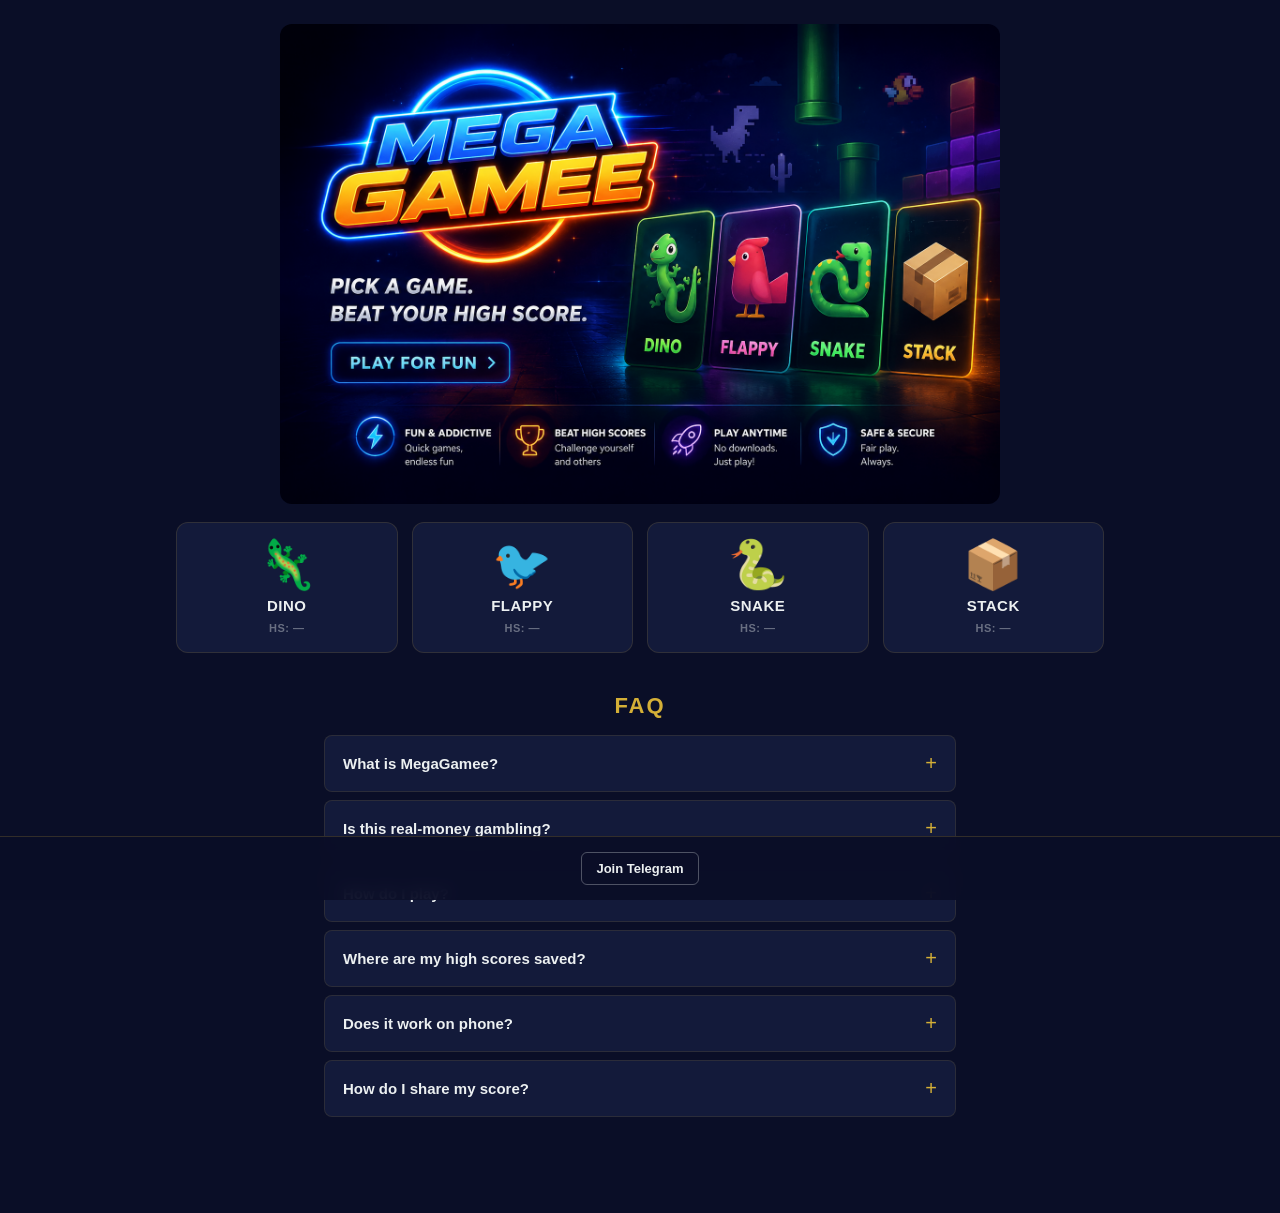
<file: index.html>
<!doctype html>
<html lang="en">
<head>
  <meta charset="utf-8" />
  <meta name="viewport" content="width=device-width, initial-scale=1, viewport-fit=cover" />
  <meta name="theme-color" content="#0a0e27" />
  <title>MegaGamee</title>
  <meta name="description" content="MegaGamee &mdash; play-for-fun mini-game arcade. Dino Runner, Flappy, Snake, Stack Tower." />
  <link rel="stylesheet" href="./style.css" />
  <script src="./shared/tracking.js" defer></script>
  <script src="./shared/header.js" defer></script>
  <script src="./shared/footer.js" defer></script>
</head>
<body data-hub-href="./">
  <main class="hub">
    <h1 class="brand-banner">
      <a href="#games" aria-label="Browse games">
        <img src="./assets/banner.png" alt="MegaGamee &mdash; pick a game, beat your high score" />
      </a>
    </h1>

    <div class="game-grid" id="games">
      <a href="./games/dino/" class="game-card" data-game="dino">
        <div class="emoji" aria-hidden="true">&#129422;</div>
        <div class="name">DINO</div>
        <div class="hs" data-hs-key="megagamee_dino_high_score">HS: &mdash;</div>
      </a>
      <a href="./games/flappy/" class="game-card" data-game="flappy">
        <div class="emoji" aria-hidden="true">&#128038;</div>
        <div class="name">FLAPPY</div>
        <div class="hs" data-hs-key="megagamee_flappy_high_score">HS: &mdash;</div>
      </a>
      <a href="./games/snake/" class="game-card" data-game="snake">
        <div class="emoji" aria-hidden="true">&#128013;</div>
        <div class="name">SNAKE</div>
        <div class="hs" data-hs-key="megagamee_snake_high_score">HS: &mdash;</div>
      </a>
      <a href="./games/stack/" class="game-card" data-game="stack">
        <div class="emoji" aria-hidden="true">&#128230;</div>
        <div class="name">STACK</div>
        <div class="hs" data-hs-key="megagamee_stack_high_score">HS: &mdash;</div>
      </a>
    </div>

    <section class="faq" aria-label="Frequently asked questions">
      <h2>FAQ</h2>

      <details class="faq-item">
        <summary>What is MegaGamee?</summary>
        <div class="faq-body">
          <p>MegaGamee is a free, play-for-fun mini-game arcade. Pick a game, beat your high score, share it on Telegram. Four games to start: Dino Runner, Flappy, Snake, and Stack Tower.</p>
        </div>
      </details>

      <details class="faq-item">
        <summary>Is this real-money gambling?</summary>
        <div class="faq-body">
          <p>No. There&rsquo;s nothing to buy, no deposits, no winnings. Every game is purely for fun &mdash; just you vs. your own high score.</p>
        </div>
      </details>

      <details class="faq-item">
        <summary>How do I play?</summary>
        <div class="faq-body">
          <p>Tap any game card above to launch it. Each game has its own quick controls shown on the start screen &mdash; tap or swipe on mobile, arrow keys or space on desktop.</p>
        </div>
      </details>

      <details class="faq-item">
        <summary>Where are my high scores saved?</summary>
        <div class="faq-body">
          <p>Locally in your browser. They persist between visits on the same device, but clearing your browser data will reset them. There&rsquo;s no account to sign up for.</p>
        </div>
      </details>

      <details class="faq-item">
        <summary>Does it work on phone?</summary>
        <div class="faq-body">
          <p>Yes &mdash; mobile-first. Every game is designed for portrait phone screens, with tap and swipe controls. Works in the Telegram in-app browser too.</p>
        </div>
      </details>

      <details class="faq-item">
        <summary>How do I share my score?</summary>
        <div class="faq-body">
          <p>For now: screenshot the game-over screen and post it in the Telegram channel (tap &ldquo;Join Telegram&rdquo; at the bottom). A built-in share button is on the roadmap.</p>
        </div>
      </details>
    </section>
  </main>

  <script>
    // Populate high scores from localStorage on each card.
    document.addEventListener('DOMContentLoaded', () => {
      document.querySelectorAll('[data-hs-key]').forEach((el) => {
        const key = el.getAttribute('data-hs-key');
        const v = localStorage.getItem(key);
        if (v && Number(v) > 0) {
          el.textContent = `HS: ${v}`;
        } else {
          el.classList.add('empty');
        }
      });
    });
  </script>
</body>
</html>
</file>
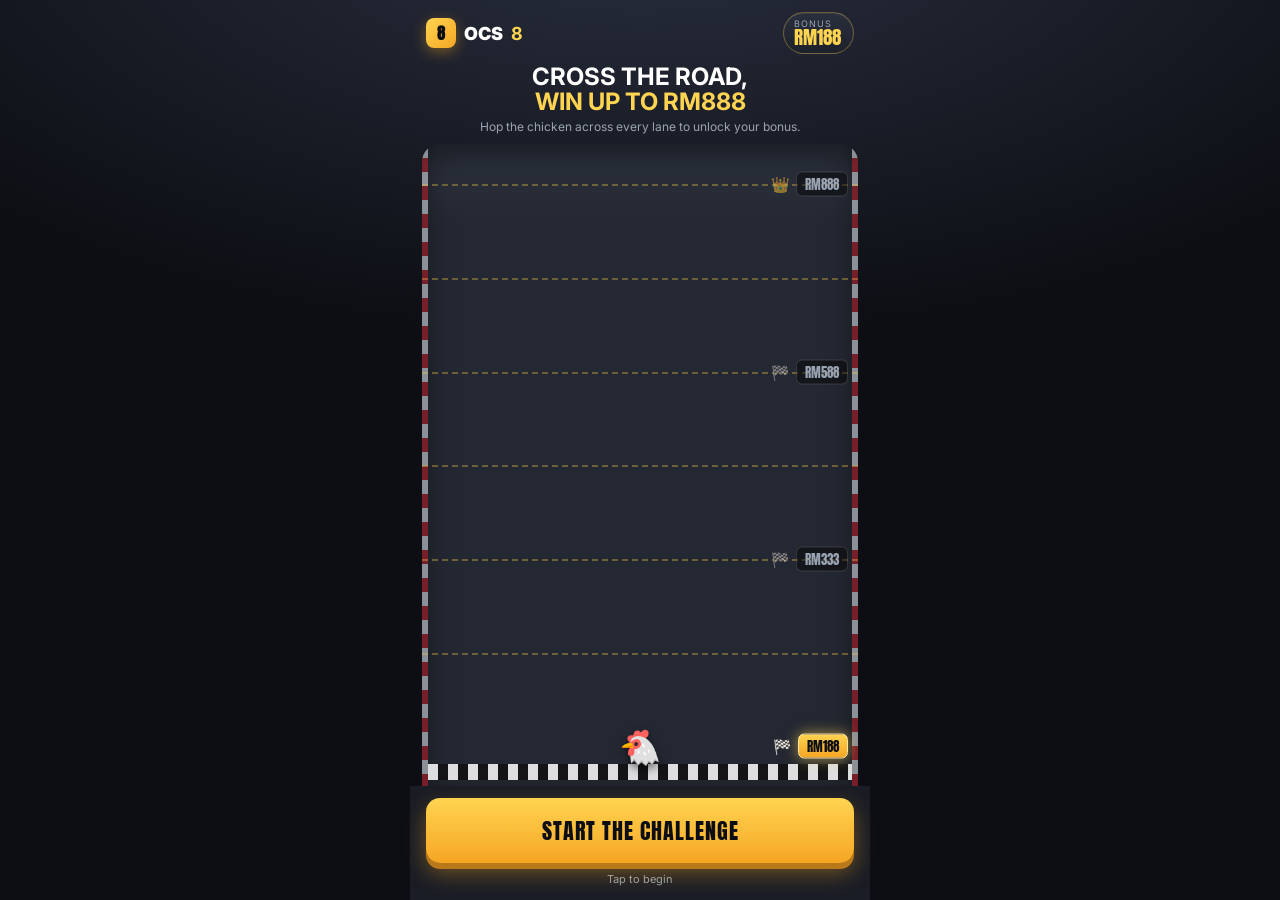
<file: chicken-road-register/index.html>
<!DOCTYPE html>
<html lang="en">
<head>
<meta charset="UTF-8" />
<meta name="viewport" content="width=device-width, initial-scale=1.0, maximum-scale=1.0, user-scalable=no" />
<meta name="robots" content="noindex, nofollow" />
<title>OCS8 · Chicken Road Bonus</title>
<link rel="preconnect" href="https://fonts.googleapis.com">
<link rel="preconnect" href="https://fonts.gstatic.com" crossorigin>
<link href="https://fonts.googleapis.com/css2?family=Anton&family=Inter:wght@500;700;900&display=swap" rel="stylesheet">
<style>
  :root{
    --road:#242832; --road-2:#1a1d25; --lane:#f2c94c;
    --gold:#ffd451; --gold-deep:#f5a623; --gold-soft:#ffe9a8;
    --green:#33d17a; --green-deep:#1fa85f;
    --red:#ff5a5f; --ink:#0c0e13; --panel:#141821;
    --txt:#fff; --muted:#9aa3b2;
    --brand-red:#c0202c;
  }
  *{box-sizing:border-box;-webkit-tap-highlight-color:transparent;margin:0;padding:0}
  html,body{height:100%}
  body{
    font-family:'Inter',system-ui,-apple-system,sans-serif;
    background:radial-gradient(120% 80% at 50% -10%, #2b3040 0%, var(--ink) 60%);
    color:var(--txt); overflow:hidden; position:fixed; inset:0;
    display:flex; justify-content:center;
  }
  .impact{font-family:'Anton',Impact,'Arial Black',sans-serif;font-weight:400;letter-spacing:.5px}

  .stage{
    width:100%; max-width:460px; height:100%;
    display:flex; flex-direction:column; position:relative;
  }

  /* ---------- Top bar ---------- */
  .topbar{
    display:flex; align-items:center; justify-content:space-between;
    padding:12px 16px 8px;
  }
  .brand{display:flex;align-items:center;gap:8px;font-weight:900;font-size:18px}
  .brand .logo{
    width:30px;height:30px;border-radius:8px;
    background:linear-gradient(135deg,var(--gold),var(--gold-deep));
    color:var(--ink); display:grid; place-items:center;
    font-family:'Anton',sans-serif; font-size:16px;
    box-shadow:0 4px 14px rgba(245,166,35,.4);
  }
  .brand b{color:var(--gold)}
  .bonus-pill{
    background:linear-gradient(180deg,#2a2f3c,#1c212c);
    border:1px solid rgba(255,212,81,.35);
    border-radius:999px; padding:6px 12px 6px 10px;
    display:flex;align-items:center;gap:8px;
    box-shadow:inset 0 1px 0 rgba(255,255,255,.06);
  }
  .bonus-pill .label{font-size:9px;color:var(--muted);text-transform:uppercase;letter-spacing:1px;line-height:1}
  .bonus-pill .amt{font-family:'Anton',sans-serif;font-size:19px;color:var(--gold);line-height:1}

  /* ---------- Headline ---------- */
  .headline{text-align:center;padding:2px 20px 10px}
  .headline h1{font-size:24px;line-height:1.05;text-transform:uppercase}
  .headline h1 span{color:var(--gold)}
  .headline p{font-size:12px;color:var(--muted);margin-top:5px}

  /* ---------- Road ---------- */
  .road-wrap{flex:1;position:relative;overflow:hidden;margin:0 12px;border-radius:18px 18px 0 0;
    background:linear-gradient(180deg,#2d3340 0%, var(--road) 12%, var(--road) 100%);
    box-shadow:inset 0 10px 30px rgba(0,0,0,.5);}
  .road{position:absolute;inset:0}
  .lane{position:absolute;left:0;right:0;border-top:2px dashed rgba(242,201,76,.35)}
  .curb{position:absolute;top:0;bottom:0;width:6px;background:repeating-linear-gradient(180deg,#e7ecf3 0 14px,var(--brand-red) 14px 28px);opacity:.55}
  .curb.l{left:0}.curb.r{right:0}

  /* tier flags on right edge */
  .flag{position:absolute;right:10px;transform:translateY(-50%);
    display:flex;align-items:center;gap:6px;transition:.25s}
  .flag .tag{font-family:'Anton',sans-serif;font-size:13px;padding:2px 8px;border-radius:6px;
    background:rgba(0,0,0,.45);border:1px solid rgba(255,255,255,.15);color:var(--muted)}
  .flag.hit .tag{background:linear-gradient(180deg,var(--gold),var(--gold-deep));color:var(--ink);border-color:var(--gold-soft);box-shadow:0 0 14px rgba(255,212,81,.6)}
  .flag .ico{font-size:15px;opacity:.5}
  .flag.hit .ico{opacity:1}

  /* cars */
  .car{position:absolute;font-size:26px;transform:translateY(-50%);will-change:transform;filter:drop-shadow(0 3px 4px rgba(0,0,0,.5))}

  /* chicken */
  #chick{position:absolute;left:50%;font-size:34px;transform:translate(-50%,-50%);
    transition:top .28s cubic-bezier(.34,1.56,.64,1), left .2s ease;
    filter:drop-shadow(0 4px 5px rgba(0,0,0,.55)); z-index:5;}
  #chick.hop{animation:hop .3s ease}
  @keyframes hop{0%{scale:1}45%{scale:1.25}100%{scale:1}}
  .puff{position:absolute;font-size:20px;transform:translate(-50%,-50%);pointer-events:none;
    animation:puff .5s ease forwards;z-index:4}
  @keyframes puff{from{opacity:.9;scale:.6}to{opacity:0;scale:1.6;translate:0 -18px}}

  .start-line{position:absolute;left:6px;right:6px;height:16px;
    background:repeating-linear-gradient(90deg,#fff 0 10px,#111 10px 20px);opacity:.85}

  /* ---------- Controls ---------- */
  .controls{padding:12px 16px calc(14px + env(safe-area-inset-bottom));background:var(--road-2)}
  .cta{
    width:100%;border:0;border-radius:14px;padding:16px;
    font-family:'Anton',sans-serif;font-size:22px;letter-spacing:1px;text-transform:uppercase;
    color:var(--ink);cursor:pointer;position:relative;overflow:hidden;
    background:linear-gradient(180deg,var(--gold),var(--gold-deep));
    box-shadow:0 6px 0 #b9781a,0 10px 22px rgba(245,166,35,.4);
    transition:transform .06s, box-shadow .06s;
  }
  .cta:active{transform:translateY(4px);box-shadow:0 2px 0 #b9781a,0 6px 14px rgba(245,166,35,.35)}
  .cta.go{background:linear-gradient(180deg,var(--green),var(--green-deep));box-shadow:0 6px 0 #12693b,0 10px 22px rgba(51,209,122,.4)}
  .cta.go:active{box-shadow:0 2px 0 #12693b}
  .cta .shine{position:absolute;top:0;left:-60%;width:40%;height:100%;
    background:linear-gradient(120deg,transparent,rgba(255,255,255,.6),transparent);
    animation:shine 2.6s infinite}
  @keyframes shine{0%{left:-60%}55%,100%{left:130%}}
  .hint{text-align:center;color:var(--muted);font-size:11px;margin-top:9px;min-height:14px}

  /* ---------- Modal ---------- */
  .modal{position:fixed;inset:0;background:rgba(6,8,12,.82);backdrop-filter:blur(4px);
    display:none;place-items:center;padding:24px;z-index:50}
  .modal.show{display:grid;animation:fade .3s}
  @keyframes fade{from{opacity:0}to{opacity:1}}
  .card{width:100%;max-width:340px;text-align:center;position:relative;
    background:linear-gradient(180deg,#1e2430,#141922);
    border:1px solid rgba(255,212,81,.4);border-radius:22px;padding:30px 22px 24px;
    box-shadow:0 20px 60px rgba(0,0,0,.6),0 0 40px rgba(255,212,81,.15);animation:pop .4s cubic-bezier(.34,1.56,.64,1)}
  @keyframes pop{from{transform:scale(.8);opacity:0}to{transform:scale(1);opacity:1}}
  .card .crown{font-size:44px;filter:drop-shadow(0 4px 8px rgba(255,212,81,.5))}
  .card h2{font-size:18px;margin:8px 0 2px;text-transform:uppercase;letter-spacing:.5px}
  .card .big{font-family:'Anton',sans-serif;font-size:58px;color:var(--gold);line-height:1;margin:6px 0 4px;text-shadow:0 4px 18px rgba(245,166,35,.5)}
  .card small{color:var(--muted);font-size:12px}
  .card .claim{margin-top:20px}
  .card .redir{color:var(--muted);font-size:10px;margin-top:12px;letter-spacing:.5px}
  .conf{position:fixed;top:-10px;font-size:16px;pointer-events:none;z-index:49;animation:fall linear forwards}
  @keyframes fall{to{transform:translateY(105vh) rotate(540deg);opacity:.9}}
</style>
</head>
<body>
<div class="stage">
  <div class="topbar">
    <div class="brand"><span class="logo">8</span>OCS<b>8</b></div>
    <div class="bonus-pill">
      <div>
        <div class="label">Bonus</div>
        <div class="amt">RM<span id="bonusVal">188</span></div>
      </div>
    </div>
  </div>

  <div class="headline">
    <h1>Cross the Road,<br><span>Win up to RM888</span></h1>
    <p>Hop the chicken across every lane to unlock your bonus.</p>
  </div>

  <div class="road-wrap">
    <div class="road" id="road">
      <span class="curb l"></span><span class="curb r"></span>
      <!-- lanes, flags, cars, chicken injected by JS -->
    </div>
  </div>

  <div class="controls">
    <button class="cta" id="cta"><span class="shine"></span>Start the Challenge</button>
    <div class="hint" id="hint">Tap to begin</div>
  </div>
</div>

<!-- Win modal -->
<div class="modal" id="modal">
  <div class="card">
    <div class="crown">👑</div>
    <h2>Congratulations!</h2>
    <small>You unlocked the maximum bonus</small>
    <div class="big">RM888</div>
    <button class="cta go claim" id="claim"><span class="shine"></span>Claim Bonus Now</button>
    <div class="redir" id="redir">Redirecting to OCS8 Malaysia…</div>
  </div>
</div>

<script>
/* ============================================================
   OCS8 CHICKEN ROAD — CONFIG (edit these 3 things only)
   ============================================================ */
const CONFIG = {
  // Where "Claim Bonus" sends the player. Put your OCS8 register/landing URL here.
  DESTINATION: "https://ocs8winwinwin.shop/",

  // true = copy every incoming ?param (clickid, value, source id, etc.)
  //        onto the destination so affiliate tracking survives the redirect.
  PASS_THROUGH_PARAMS: true,

  // Auto-redirect delay after the modal shows, in ms (0 = wait for tap only).
  AUTO_REDIRECT_MS: 0
};

/* Tier thresholds mapped to lane index (0 = start line, top lane = win) */
const TIERS = [
  { lane: 0, amt: 188 },
  { lane: 2, amt: 333 },
  { lane: 4, amt: 588 },
  { lane: 6, amt: 888 }   // final lane = max bonus
];
const TOTAL_LANES = 6;              // hops needed to reach the top
const CAR_EMOJIS = ["🚗","🚙","🚕","🚓","🚌","🚚"];

/* ---------- Build the affiliate-preserving destination URL ---------- */
function buildDestination(){
  const dest = new URL(CONFIG.DESTINATION);
  if (CONFIG.PASS_THROUGH_PARAMS){
    const incoming = new URLSearchParams(window.location.search);
    incoming.forEach((v,k)=> dest.searchParams.set(k, v));
  }
  return dest.toString();
}

/* ---------- Layout ---------- */
const road = document.getElementById('road');
let laneY = [];        // pixel center of each lane, index 0 = bottom start
function layout(){
  const h = road.clientHeight;
  const pad = 40;
  const usable = h - pad*2;
  laneY = [];
  for(let i=0;i<=TOTAL_LANES;i++){
    laneY[i] = h - pad - (usable * i / TOTAL_LANES);
  }
  render();
}

function render(){
  road.querySelectorAll('.lane,.flag,.start-line,.chk-tmp').forEach(e=>e.remove());
  // start line
  const sl=document.createElement('div');
  sl.className='start-line'; sl.style.top=(laneY[0]+18)+'px'; road.appendChild(sl);
  // lane dividers
  for(let i=1;i<=TOTAL_LANES;i++){
    const l=document.createElement('div'); l.className='lane';
    l.style.top=laneY[i]+'px'; road.appendChild(l);
  }
  // tier flags
  TIERS.forEach(t=>{
    const f=document.createElement('div'); f.className='flag'; f.dataset.lane=t.lane;
    f.style.top=laneY[t.lane]+'px';
    f.innerHTML=`<span class="ico">${t.amt===888?'👑':'🏁'}</span><span class="tag">RM${t.amt}</span>`;
    road.appendChild(f);
  });
  if(chick){ chick.style.top=laneY[pos]+'px'; }
  refreshFlags();
}

/* ---------- Chicken + state ---------- */
let chick=document.createElement('div');
chick.id='chick'; chick.textContent='🐔'; road.appendChild(chick);
let pos=0, started=false, won=false;

function currentBonus(){
  let amt=TIERS[0].amt;
  TIERS.forEach(t=>{ if(pos>=t.lane) amt=t.amt; });
  return amt;
}
function refreshFlags(){
  document.querySelectorAll('.flag').forEach(f=>{
    f.classList.toggle('hit', pos >= +f.dataset.lane);
  });
}
function updateBonus(){
  document.getElementById('bonusVal').textContent=currentBonus();
}

/* ---------- Cars (ambient danger) ---------- */
function spawnCar(){
  if(won) return;
  const lane = 1 + Math.floor(Math.random()*(TOTAL_LANES-1));
  const dir = Math.random()<.5?1:-1;
  const car=document.createElement('div'); car.className='car';
  car.textContent=CAR_EMOJIS[Math.floor(Math.random()*CAR_EMOJIS.length)];
  car.style.top=laneY[lane]+'px';
  car.style.transform=`translateY(-50%) scaleX(${dir})`;
  const w=road.clientWidth;
  car.style.left = dir>0 ? -40+'px' : (w+10)+'px';
  road.appendChild(car);
  const dur=1400+Math.random()*1200;
  car.animate(
    [{left:car.style.left},{left:(dir>0?w+40:-50)+'px'}],
    {duration:dur,easing:'linear'}
  ).onfinish=()=>car.remove();
}
let carTimer;

/* ---------- Actions ---------- */
const cta=document.getElementById('cta');
const hint=document.getElementById('hint');

function start(){
  started=true;
  cta.classList.add('go');
  cta.querySelector('.shine')?.remove();
  cta.childNodes[cta.childNodes.length-1].nodeValue='Hop! 🐔';
  hint.textContent='Keep tapping to cross the road';
  carTimer=setInterval(spawnCar, 650);
}

function puff(){
  const p=document.createElement('div'); p.className='puff'; p.textContent='💨';
  p.style.left='50%'; p.style.top=laneY[pos]+'px'; road.appendChild(p);
  setTimeout(()=>p.remove(),500);
}

function hop(){
  if(won) return;
  if(pos<TOTAL_LANES){
    pos++;
    puff();
    chick.style.top=laneY[pos]+'px';
    chick.classList.remove('hop'); void chick.offsetWidth; chick.classList.add('hop');
    if(navigator.vibrate) navigator.vibrate(15);
    refreshFlags(); updateBonus();
    const b=currentBonus();
    hint.textContent = pos>=TOTAL_LANES ? '' : `Bonus climbing… RM${b}`;
  }
  if(pos>=TOTAL_LANES) win();
}

function win(){
  won=true; clearInterval(carTimer);
  document.querySelectorAll('.car').forEach(c=>c.remove());
  chick.textContent='🐓';
  setTimeout(showModal, 450);
}

function showModal(){
  const m=document.getElementById('modal'); m.classList.add('show');
  confetti();
  if(CONFIG.AUTO_REDIRECT_MS>0) setTimeout(redirect, CONFIG.AUTO_REDIRECT_MS);
}
document.getElementById('claim').addEventListener('click', redirect);

let redirecting=false;
function redirect(){
  if(redirecting) return; redirecting=true;
  document.getElementById('redir').textContent='Redirecting…';
  window.location.href = buildDestination();
}

function confetti(){
  const cols=['🎉','⭐','💰','🎊','👑'];
  for(let i=0;i<28;i++){
    const c=document.createElement('div'); c.className='conf';
    c.textContent=cols[i%cols.length];
    c.style.left=Math.random()*100+'vw';
    c.style.animationDuration=(1.8+Math.random()*1.6)+'s';
    c.style.animationDelay=(Math.random()*.4)+'s';
    document.body.appendChild(c);
    setTimeout(()=>c.remove(),3600);
  }
}

/* ---------- Wiring ---------- */
cta.addEventListener('click',()=> started?hop():start());
road.addEventListener('click',()=>{ if(started&&!won) hop(); });
window.addEventListener('resize', layout);
window.addEventListener('load', ()=>{ layout(); updateBonus(); });
layout();
</script>
</body>
</html>
</file>
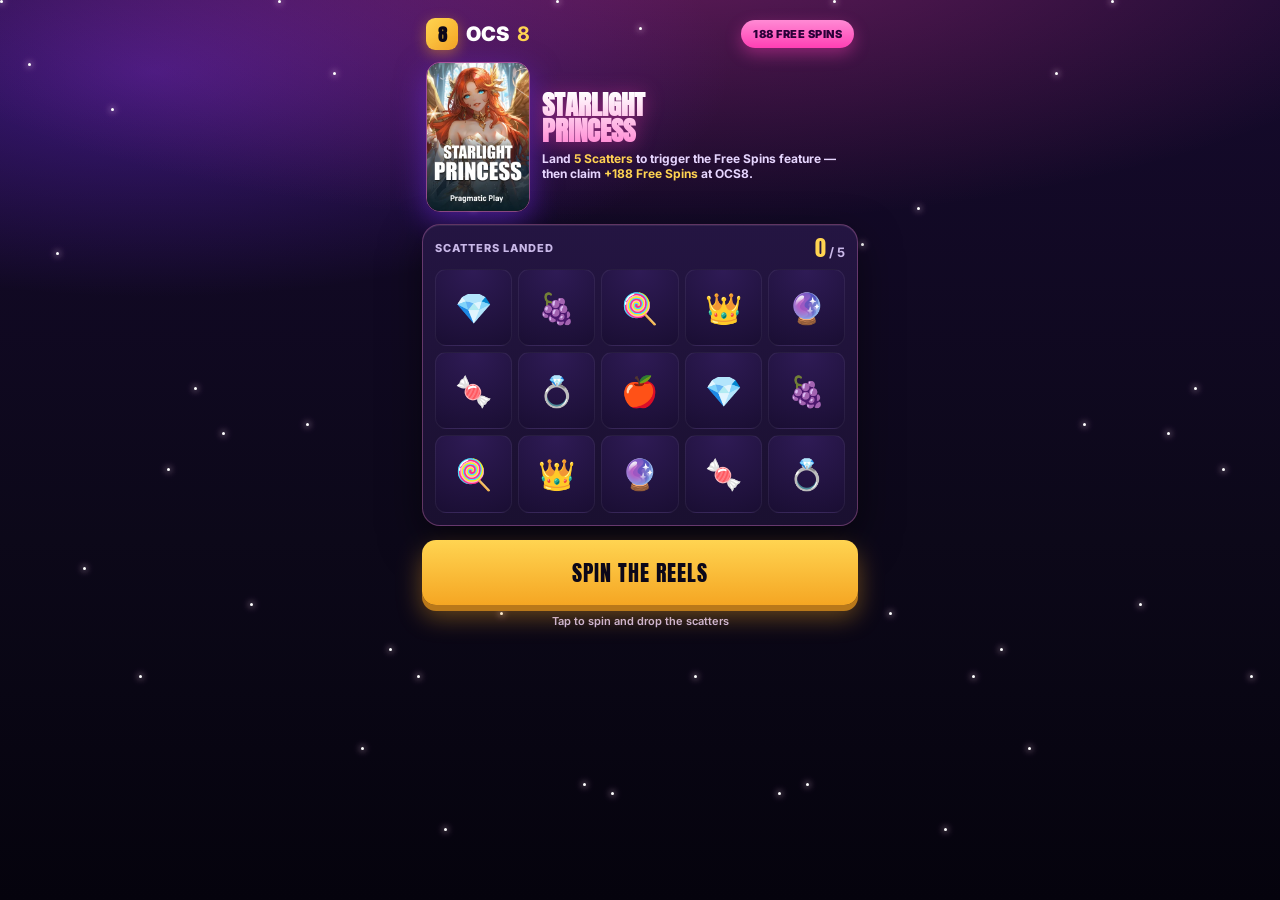
<file: starlight-princess-register/index.html>
<!DOCTYPE html>
<html lang="en">
<head>
<meta charset="UTF-8" />
<meta name="viewport" content="width=device-width, initial-scale=1.0, maximum-scale=1.0, user-scalable=no" />
<meta name="robots" content="noindex, nofollow" />
<title>OCS8 · Starlight Princess Free Spins</title>
<link rel="preconnect" href="https://fonts.googleapis.com">
<link rel="preconnect" href="https://fonts.gstatic.com" crossorigin>
<link href="https://fonts.googleapis.com/css2?family=Anton&family=Inter:wght@600;800;900&display=swap" rel="stylesheet">
<style>
  :root{
    --violet:#7b2ff7; --violet-deep:#4a1a99; --magenta:#ff3fb4; --pink:#ff8ad4;
    --gold:#ffd451; --gold-deep:#f5a623; --gold-soft:#ffe9a8;
    --ink:#0c0819; --panel:#1a1030; --panel-2:#241542;
    --txt:#fff; --muted:#c9b8e8;
    --green:#33d17a; --green-deep:#1fa85f;
  }
  *{box-sizing:border-box;margin:0;padding:0;-webkit-tap-highlight-color:transparent}
  html,body{width:100%;min-height:100%}
  body{
    font-family:'Inter',system-ui,-apple-system,sans-serif;color:var(--txt);
    background:
      radial-gradient(120% 60% at 50% -8%, rgba(255,63,180,.35), transparent 55%),
      radial-gradient(90% 50% at 12% 8%, rgba(123,47,247,.4), transparent 50%),
      linear-gradient(180deg,#160a2e 0%, var(--ink) 60%, #05030d 100%);
    overflow-x:hidden;
    display:flex;justify-content:center;min-height:100vh;
  }
  .impact{font-family:'Anton',Impact,sans-serif;font-weight:400}

  /* twinkling star field */
  .sky{position:fixed;inset:0;pointer-events:none;z-index:0;overflow:hidden}
  .sky i{position:absolute;width:3px;height:3px;border-radius:50%;background:#fff;
    box-shadow:0 0 6px #fff,0 0 10px var(--pink);animation:tw 2.4s infinite ease-in-out}
  @keyframes tw{0%,100%{opacity:.2;transform:scale(.7)}50%{opacity:1;transform:scale(1.3)}}

  .stage{width:min(460px,100%);position:relative;z-index:2;padding:12px 12px 24px;display:flex;flex-direction:column}

  /* ---------- top bar ---------- */
  .topbar{display:flex;align-items:center;justify-content:space-between;padding:6px 4px 10px}
  .brand{display:flex;align-items:center;gap:8px;font-weight:900;font-size:20px}
  .brand .logo{width:32px;height:32px;border-radius:9px;display:grid;place-items:center;
    background:linear-gradient(135deg,var(--gold),var(--gold-deep));color:var(--ink);
    font-family:'Anton',sans-serif;font-size:18px;box-shadow:0 4px 14px rgba(245,166,35,.45)}
  .brand b{color:var(--gold)}
  .badge{padding:7px 12px;border-radius:999px;font-size:11px;font-weight:900;letter-spacing:.5px;color:#2a0038;
    background:linear-gradient(180deg,var(--pink),var(--magenta));box-shadow:0 6px 16px rgba(255,63,180,.4);text-transform:uppercase}

  /* ---------- hero ---------- */
  .hero{display:flex;gap:12px;align-items:center;padding:2px 4px 12px}
  .hero .art{width:104px;height:150px;flex:none;border-radius:14px;overflow:hidden;
    border:1px solid rgba(255,138,212,.5);box-shadow:0 10px 30px rgba(123,47,247,.5)}
  .hero .art img{width:100%;height:100%;object-fit:cover;display:block}
  .hero .txt h1{font-family:'Anton',sans-serif;font-size:27px;line-height:.98;text-transform:uppercase;
    background:linear-gradient(180deg,#fff,var(--pink));-webkit-background-clip:text;background-clip:text;color:transparent;
    filter:drop-shadow(0 2px 10px rgba(255,63,180,.4))}
  .hero .txt .sub{font-size:12px;color:#e7d6ff;margin-top:6px;font-weight:700;line-height:1.3}
  .hero .txt .sub b{color:var(--gold)}

  /* ---------- machine ---------- */
  .machine{background:linear-gradient(180deg,var(--panel-2),var(--panel));border:1px solid rgba(255,138,212,.3);
    border-radius:18px;padding:12px;box-shadow:inset 0 1px 0 rgba(255,255,255,.08),0 16px 40px rgba(0,0,0,.5)}
  .status{display:flex;align-items:center;justify-content:space-between;margin-bottom:10px}
  .status .lbl{font-size:11px;color:#c9b8e8;text-transform:uppercase;letter-spacing:1px;font-weight:800}
  .status .cnt{font-family:'Anton',sans-serif;font-size:22px;color:var(--gold);line-height:1}
  .status .cnt small{font-size:13px;color:#c9b8e8;font-family:'Inter';font-weight:700}

  .reels{display:grid;grid-template-columns:repeat(5,1fr);gap:6px;position:relative}
  .cell{aspect-ratio:1/1;border-radius:11px;display:grid;place-items:center;font-size:clamp(20px,7vw,30px);
    background:radial-gradient(120% 120% at 50% 0%,#2f1b56,#180d30);border:1px solid rgba(255,255,255,.06);
    overflow:hidden;position:relative;transition:transform .15s}
  .cell.spin{animation:blur .5s linear infinite}
  @keyframes blur{0%{filter:blur(0)}50%{filter:blur(1.5px)}100%{filter:blur(0)}}
  .cell.scatter{background:radial-gradient(120% 120% at 50% 0%,#5a2ea8,#33176e);
    border-color:var(--gold);box-shadow:0 0 0 1px var(--gold),0 0 18px rgba(255,212,81,.7);}
  .cell.scatter .star{filter:drop-shadow(0 0 8px var(--gold)) drop-shadow(0 0 14px var(--magenta))}
  .cell.pop{animation:pop .45s cubic-bezier(.34,1.56,.64,1)}
  @keyframes pop{0%{transform:scale(.3);opacity:0}60%{transform:scale(1.25)}100%{transform:scale(1)}}
  .star{display:inline-block}

  /* ---------- controls ---------- */
  .controls{margin-top:14px}
  .cta{width:100%;border:0;border-radius:14px;padding:16px;cursor:pointer;position:relative;overflow:hidden;
    font-family:'Anton',sans-serif;font-size:22px;letter-spacing:1px;text-transform:uppercase;color:var(--ink);
    background:linear-gradient(180deg,var(--gold),var(--gold-deep));
    box-shadow:0 6px 0 #b9781a,0 12px 24px rgba(245,166,35,.4);transition:transform .06s,box-shadow .06s}
  .cta:active{transform:translateY(4px);box-shadow:0 2px 0 #b9781a}
  .cta:disabled{filter:saturate(.7) brightness(.9)}
  .cta.claim{background:linear-gradient(180deg,var(--green),var(--green-deep));box-shadow:0 6px 0 #12693b,0 12px 24px rgba(51,209,122,.4)}
  .cta .shine{position:absolute;top:0;left:-60%;width:40%;height:100%;
    background:linear-gradient(120deg,transparent,rgba(255,255,255,.65),transparent);animation:shine 2.6s infinite}
  @keyframes shine{0%{left:-60%}55%,100%{left:130%}}
  .hint{text-align:center;color:#c9b8e8;font-size:11px;margin-top:9px;min-height:14px;font-weight:600}

  /* ---------- feature flash ---------- */
  .flash{position:fixed;inset:0;z-index:40;display:none;place-items:center;pointer-events:none}
  .flash.show{display:grid;animation:flashfade 1.6s forwards}
  @keyframes flashfade{0%{opacity:0}12%{opacity:1}80%{opacity:1}100%{opacity:0}}
  .flash .fx{text-align:center;transform:scale(.7);animation:flashpop 1.6s cubic-bezier(.34,1.56,.64,1) forwards}
  @keyframes flashpop{0%{transform:scale(.5)}18%{transform:scale(1.05)}100%{transform:scale(1)}}
  .flash .fx .k{font-family:'Anton',sans-serif;font-size:15px;letter-spacing:3px;color:var(--gold);text-transform:uppercase}
  .flash .fx .big{font-family:'Anton',sans-serif;font-size:46px;line-height:1;text-transform:uppercase;
    background:linear-gradient(180deg,#fff,var(--pink));-webkit-background-clip:text;background-clip:text;color:transparent;
    filter:drop-shadow(0 4px 18px rgba(255,63,180,.6))}

  /* ---------- win modal ---------- */
  .modal{position:fixed;inset:0;background:rgba(8,4,18,.85);backdrop-filter:blur(5px);
    display:none;place-items:center;padding:22px;z-index:50}
  .modal.show{display:grid;animation:fade .35s}
  @keyframes fade{from{opacity:0}to{opacity:1}}
  .card{width:100%;max-width:350px;text-align:center;position:relative;
    background:linear-gradient(180deg,#2a184f,#170c2c);border:1px solid rgba(255,138,212,.5);
    border-radius:22px;padding:28px 22px 22px;
    box-shadow:0 24px 70px rgba(0,0,0,.7),0 0 44px rgba(255,63,180,.25);
    animation:cardpop .45s cubic-bezier(.34,1.56,.64,1)}
  @keyframes cardpop{from{transform:scale(.8);opacity:0}to{transform:scale(1);opacity:1}}
  .card .crown{font-size:44px;filter:drop-shadow(0 4px 10px rgba(255,212,81,.6))}
  .card h2{font-size:18px;margin:6px 0 2px;text-transform:uppercase;letter-spacing:.5px}
  .card .spins{font-family:'Anton',sans-serif;font-size:64px;line-height:1;margin:6px 0 0;color:var(--gold);
    text-shadow:0 4px 20px rgba(245,166,35,.55)}
  .card .spins-lbl{font-family:'Anton',sans-serif;font-size:18px;letter-spacing:2px;color:var(--pink);text-transform:uppercase}
  .card small{display:block;color:#c9b8e8;font-size:12px;margin-top:8px}
  .card .claim{margin-top:18px}
  .card .redir{color:#a394c4;font-size:10px;margin-top:11px;letter-spacing:.4px}

  .conf{position:fixed;top:-12px;font-size:16px;pointer-events:none;z-index:49;animation:fall linear forwards}
  @keyframes fall{to{transform:translateY(110vh) rotate(560deg);opacity:.9}}
</style>
</head>
<body>
<div class="sky" id="sky"></div>

<div class="stage">
  <div class="topbar">
    <div class="brand"><span class="logo">8</span>OCS<b>8</b></div>
    <div class="badge">188 Free Spins</div>
  </div>

  <div class="hero">
    <div class="art"><img src="[data-uri]" alt="Starlight Princess"></div>
    <div class="txt">
      <h1>Starlight<br>Princess</h1>
      <div class="sub">Land <b>5 Scatters</b> to trigger the Free Spins feature — then claim <b>+188 Free Spins</b> at OCS8.</div>
    </div>
  </div>

  <div class="machine">
    <div class="status">
      <div class="lbl">Scatters Landed</div>
      <div class="cnt"><span id="scatterCount">0</span><small> / 5</small></div>
    </div>
    <div class="reels" id="reels"><!-- cells injected by JS --></div>
  </div>

  <div class="controls">
    <button class="cta" id="cta"><span class="shine"></span>Spin the Reels</button>
    <div class="hint" id="hint">Tap to spin and drop the scatters</div>
  </div>
</div>

<!-- feature trigger flash -->
<div class="flash" id="flash">
  <div class="fx">
    <div class="k">★ Feature Triggered ★</div>
    <div class="big">Free Spins!</div>
  </div>
</div>

<!-- win modal -->
<div class="modal" id="modal">
  <div class="card">
    <div class="crown">👑</div>
    <h2>Free Spins Unlocked!</h2>
    <div class="spins" id="spinsBig">188</div>
    <div class="spins-lbl">Free Spins</div>
    <small>on Starlight Princess — register &amp; claim to start spinning</small>
    <a class="cta claim" id="claim" href="https://ocs8winwinwin.shop/"><span class="shine"></span>Register &amp; Claim Now</a>
    <div class="redir" id="redir">Redirecting to OCS8 Malaysia…</div>
  </div>
</div>

<script>
/* ============================================================
   OCS8 STARLIGHT PRINCESS — CONFIG (edit these only)
   ============================================================ */
const CONFIG = {
  DESTINATION: "https://ocs8winwinwin.shop/", // where "Claim" sends the player
  PASS_THROUGH_PARAMS: true,                   // copy ?aff/?utm/etc onto destination
  FREE_SPINS: 188,                             // headline free-spin count
  SCATTERS_NEEDED: 5,                          // scatters to trigger the feature
  AUTO_REDIRECT_MS: 0                          // >0 to auto-redirect after modal
};

/* ---------- affiliate-preserving destination ---------- */
function buildDestination(){
  try{
    const dest = new URL(CONFIG.DESTINATION);
    if (CONFIG.PASS_THROUGH_PARAMS){
      new URLSearchParams(location.search).forEach((v,k)=>dest.searchParams.set(k,v));
    }
    return dest.toString();
  }catch(e){ return CONFIG.DESTINATION; }
}

/* ---------- star field ---------- */
(function(){
  const sky=document.getElementById('sky');
  for(let i=0;i<46;i++){
    const s=document.createElement('i');
    s.style.left=(i*2.17%100)+'%';
    s.style.top=((i*i*7)%100)+'%';
    s.style.animationDelay=((i%12)*0.2)+'s';
    sky.appendChild(s);
  }
})();

/* ---------- reels ---------- */
const FILLERS=['💎','🍇','🍭','👑','🔮','🍬','💍','🍎'];
const ROWS=3, COLS=5, TOTAL=ROWS*COLS;
const reels=document.getElementById('reels');
const cells=[];
for(let i=0;i<TOTAL;i++){
  const c=document.createElement('div');
  c.className='cell';
  c.textContent=FILLERS[i%FILLERS.length];
  reels.appendChild(c); cells.push(c);
}

const cta=document.getElementById('cta');
const hint=document.getElementById('hint');
const scatterCountEl=document.getElementById('scatterCount');
let spinning=false, done=false;

function rand(a){ return a[Math.floor(Math.random()*a.length)]; }

function pickScatterCells(n){
  const idx=[...Array(TOTAL).keys()];
  for(let i=idx.length-1;i>0;i--){ const j=(i*7+3)%(i+1); [idx[i],idx[j]]=[idx[j],idx[i]]; }
  // shuffle a bit more randomly
  idx.sort(()=>Math.random()-0.5);
  return idx.slice(0,n);
}

function spin(){
  if(spinning||done) return;
  spinning=true;
  cta.disabled=true;
  cta.childNodes[cta.childNodes.length-1].nodeValue='Spinning…';
  cta.querySelector('.shine')?.remove();
  hint.textContent='The reels are spinning…';

  // spin animation: rapidly swap fillers
  cells.forEach(c=>{ c.classList.add('spin'); c.classList.remove('scatter','pop'); });
  const swap=setInterval(()=>cells.forEach(c=>c.textContent=rand(FILLERS)),80);

  const scatterIdx=pickScatterCells(CONFIG.SCATTERS_NEEDED);

  setTimeout(()=>{
    clearInterval(swap);
    cells.forEach(c=>c.classList.remove('spin'));
    // reveal scatters one by one
    let landed=0;
    scatterIdx.forEach((ci,k)=>{
      setTimeout(()=>{
        const c=cells[ci];
        c.classList.add('scatter','pop');
        c.innerHTML='<span class="star">⭐</span>';
        landed++;
        scatterCountEl.textContent=landed;
        if(navigator.vibrate) navigator.vibrate(20);
        hint.textContent=landed<CONFIG.SCATTERS_NEEDED
          ? `Scatter ${landed} landed…`
          : 'FIVE SCATTERS — feature triggered!';
        if(landed>=CONFIG.SCATTERS_NEEDED) setTimeout(triggerFeature, 550);
      }, 260*(k+1));
    });
  }, 1200);
}

function triggerFeature(){
  const flash=document.getElementById('flash');
  flash.classList.remove('show'); void flash.offsetWidth; flash.classList.add('show');
  if(navigator.vibrate) navigator.vibrate([30,40,60]);
  setTimeout(showWin, 1550);
}

function showWin(){
  done=true; spinning=false;
  const m=document.getElementById('modal');
  // count-up the free spins
  const big=document.getElementById('spinsBig');
  let n=0; const target=CONFIG.FREE_SPINS;
  m.classList.add('show');
  confetti();
  const step=Math.max(1,Math.round(target/45));
  const t=setInterval(()=>{ n=Math.min(target,n+step); big.textContent=n; if(n>=target) clearInterval(t); }, 26);
  if(CONFIG.AUTO_REDIRECT_MS>0) setTimeout(redirect, CONFIG.AUTO_REDIRECT_MS);
}

/* ---------- redirect ---------- */
let redirecting=false;
function redirect(e){
  if(e) e.preventDefault();
  if(redirecting) return; redirecting=true;
  document.getElementById('redir').textContent='Redirecting…';
  window.location.href=buildDestination();
}

function confetti(){
  const cols=['🎉','⭐','💜','💗','👑','✨'];
  for(let i=0;i<30;i++){
    const c=document.createElement('div'); c.className='conf';
    c.textContent=cols[i%cols.length];
    c.style.left=Math.random()*100+'vw';
    c.style.animationDuration=(1.8+Math.random()*1.7)+'s';
    c.style.animationDelay=(Math.random()*.5)+'s';
    document.body.appendChild(c);
    setTimeout(()=>c.remove(),3800);
  }
}

/* ---------- wiring ---------- */
cta.addEventListener('click', spin);
document.getElementById('claim').addEventListener('click', redirect);
// keep the claim button's href param-aware even before JS click
document.getElementById('claim').setAttribute('href', buildDestination());
</script>
</body>
</html>
</file>
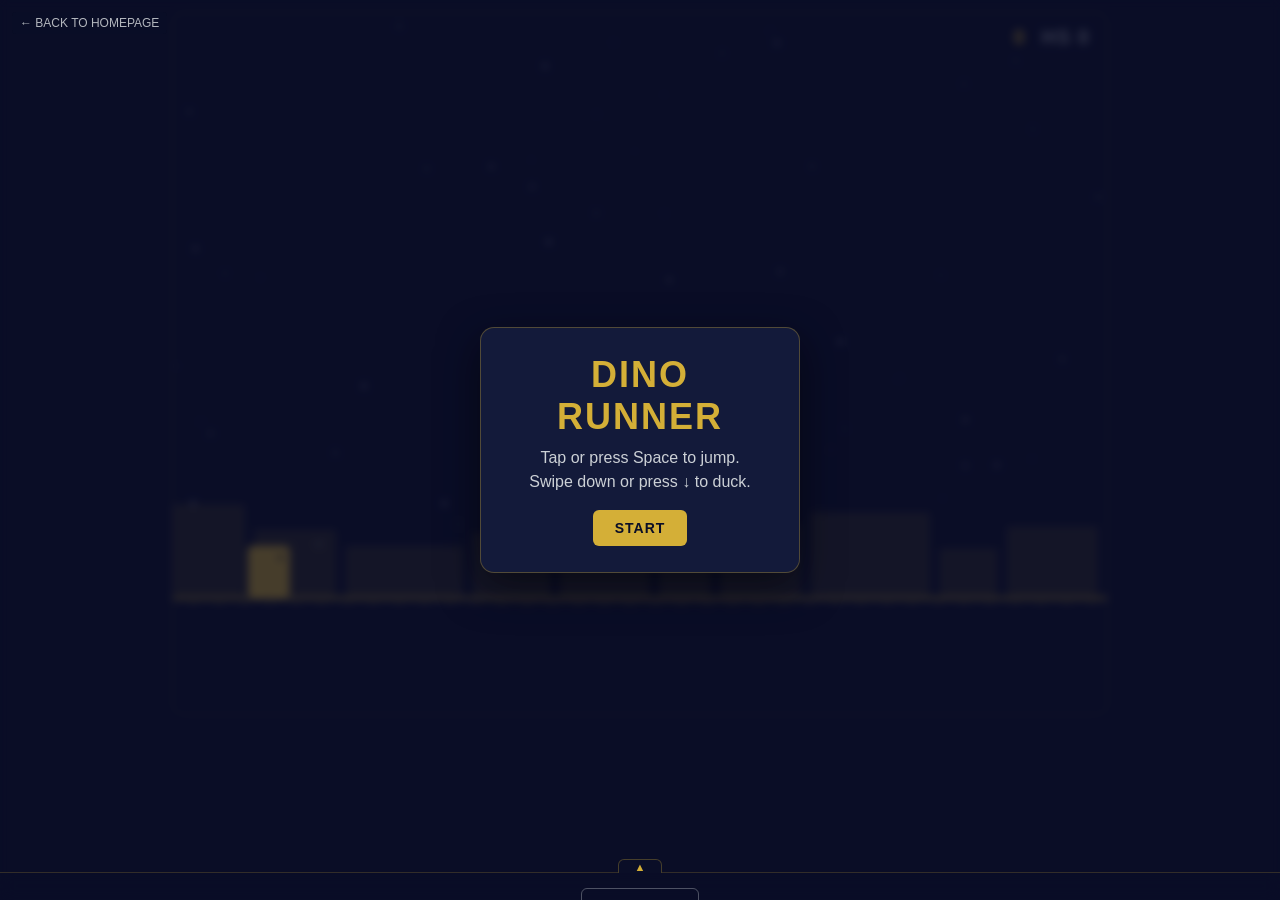
<file: games/dino/index.html>
<!doctype html>
<html lang="en">
<head>
  <meta charset="utf-8" />
  <meta name="viewport" content="width=device-width, initial-scale=1, viewport-fit=cover, user-scalable=no" />
  <meta name="theme-color" content="#0a0e27" />
  <title>Dino Runner &middot; MegaGamee</title>
  <link rel="stylesheet" href="../../style.css" />
  <link rel="stylesheet" href="./style.css" />
  <script src="../../shared/tracking.js" defer></script>
  <script src="../../shared/header.js" defer></script>
  <script src="../../shared/footer.js" defer></script>
  <script src="./game.js" defer></script>
</head>
<body>
  <a href="../../" class="back-link">&larr; BACK TO HOMEPAGE</a>

  <main class="game-wrap">
    <canvas id="game" width="800" height="600" aria-label="Dino Runner game"></canvas>

    <div class="hud">
      <span class="score" id="score">0</span>
      <span class="hs" id="hs">HS 0</span>
    </div>

    <div class="overlay" id="overlay">
      <div class="overlay-inner">
        <h2 id="overlay-title">DINO RUNNER</h2>
        <p id="overlay-msg">Tap or press Space to jump.<br>Swipe down or press &darr; to duck.</p>
        <button class="play-btn" id="play-btn">START</button>
      </div>
    </div>
  </main>
</body>
</html>
</file>
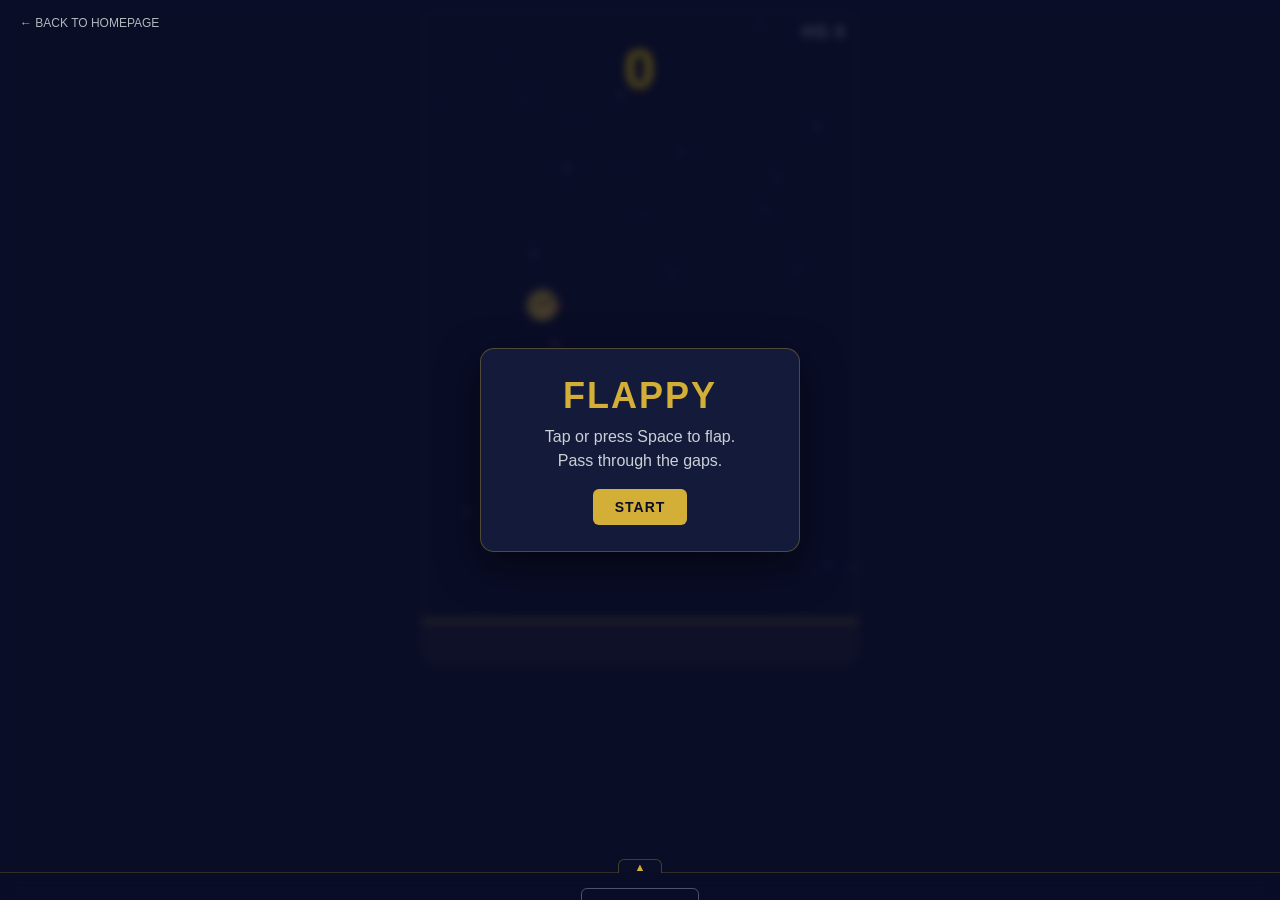
<file: games/flappy/index.html>
<!doctype html>
<html lang="en">
<head>
  <meta charset="utf-8" />
  <meta name="viewport" content="width=device-width, initial-scale=1, viewport-fit=cover, user-scalable=no" />
  <meta name="theme-color" content="#0a0e27" />
  <title>Flappy &middot; MegaGamee</title>
  <link rel="stylesheet" href="../../style.css" />
  <link rel="stylesheet" href="./style.css" />
  <script src="../../shared/tracking.js" defer></script>
  <script src="../../shared/header.js" defer></script>
  <script src="../../shared/footer.js" defer></script>
  <script src="./game.js" defer></script>
</head>
<body>
  <a href="../../" class="back-link">&larr; BACK TO HOMEPAGE</a>

  <main class="game-wrap">
    <canvas id="game" width="400" height="600" aria-label="Flappy game"></canvas>

    <div class="hud hud-center">
      <span class="score" id="score">0</span>
    </div>
    <div class="hud hud-right">
      <span class="hs" id="hs">HS 0</span>
    </div>

    <div class="overlay" id="overlay">
      <div class="overlay-inner">
        <h2 id="overlay-title">FLAPPY</h2>
        <p id="overlay-msg">Tap or press Space to flap.<br>Pass through the gaps.</p>
        <button class="play-btn" id="play-btn">START</button>
      </div>
    </div>
  </main>
</body>
</html>
</file>
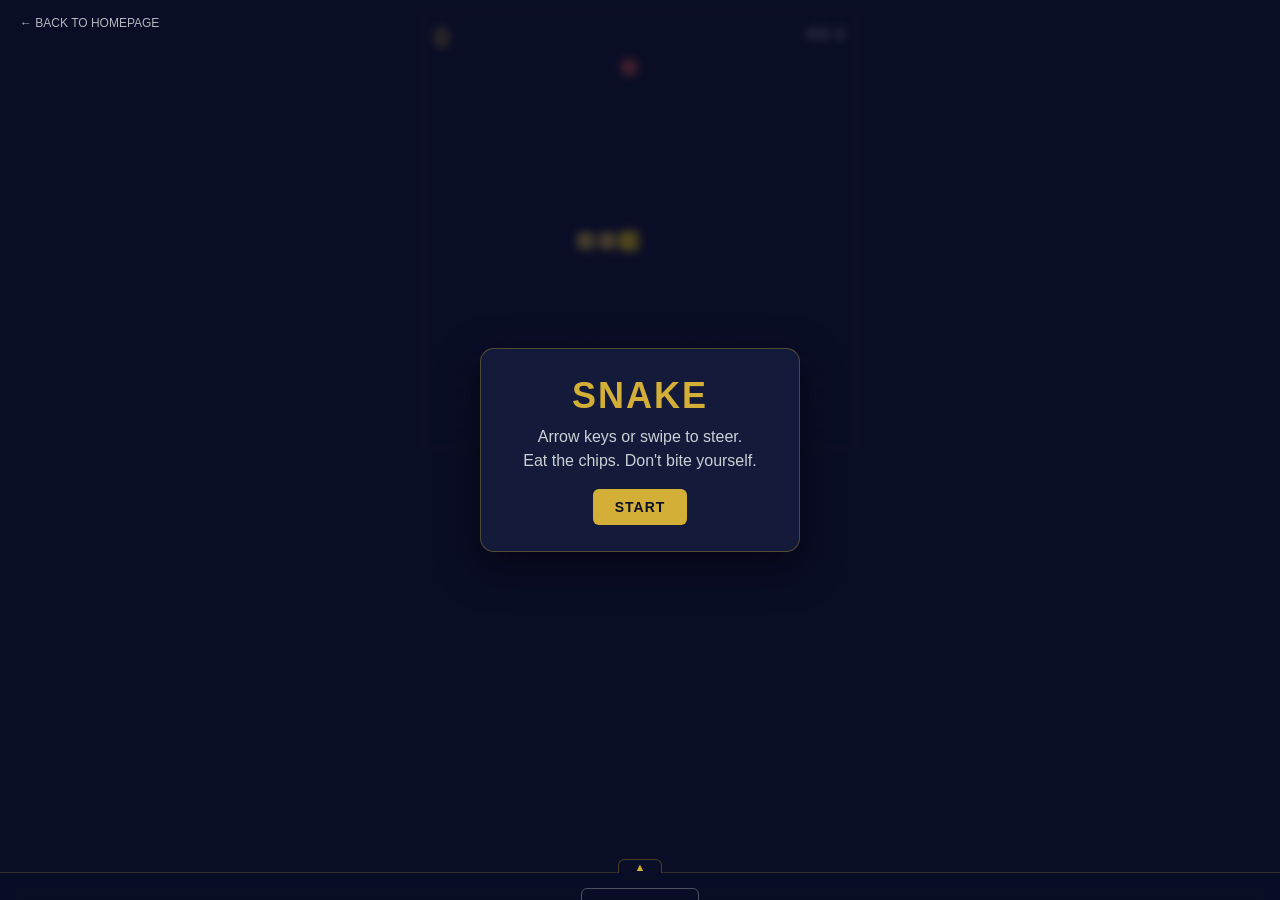
<file: games/snake/index.html>
<!doctype html>
<html lang="en">
<head>
  <meta charset="utf-8" />
  <meta name="viewport" content="width=device-width, initial-scale=1, viewport-fit=cover, user-scalable=no" />
  <meta name="theme-color" content="#0a0e27" />
  <title>Snake &middot; MegaGamee</title>
  <link rel="stylesheet" href="../../style.css" />
  <link rel="stylesheet" href="./style.css" />
  <script src="../../shared/tracking.js" defer></script>
  <script src="../../shared/header.js" defer></script>
  <script src="../../shared/footer.js" defer></script>
  <script src="./game.js" defer></script>
</head>
<body>
  <a href="../../" class="back-link">&larr; BACK TO HOMEPAGE</a>

  <main class="game-wrap">
    <canvas id="game" width="400" height="400" aria-label="Snake game"></canvas>

    <div class="hud hud-left"><span id="score">0</span></div>
    <div class="hud hud-right"><span id="hs">HS 0</span></div>

    <div class="overlay" id="overlay">
      <div class="overlay-inner">
        <h2 id="overlay-title">SNAKE</h2>
        <p id="overlay-msg">Arrow keys or swipe to steer.<br>Eat the chips. Don't bite yourself.</p>
        <button class="play-btn" id="play-btn">START</button>
      </div>
    </div>
  </main>
</body>
</html>
</file>
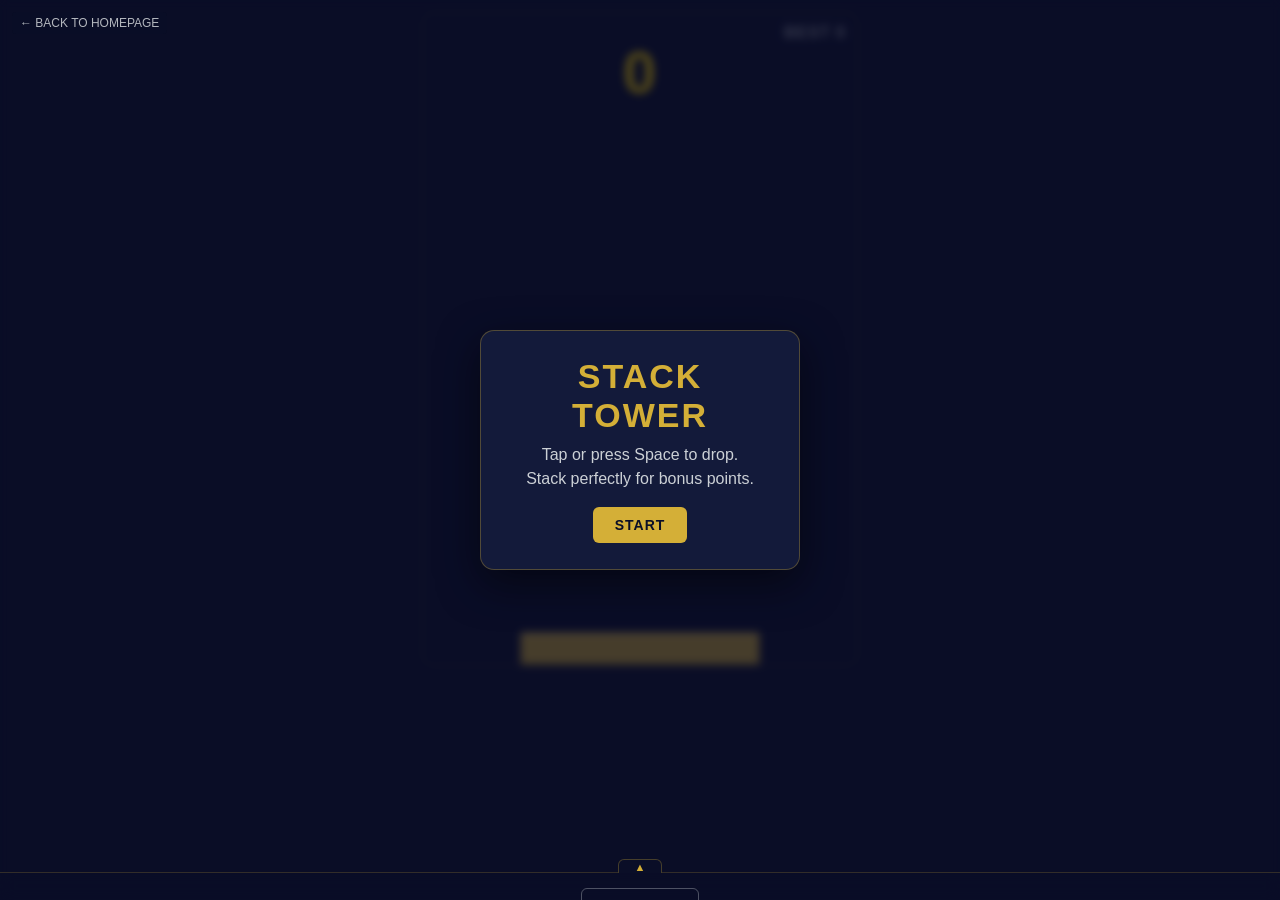
<file: games/stack/index.html>
<!doctype html>
<html lang="en">
<head>
  <meta charset="utf-8" />
  <meta name="viewport" content="width=device-width, initial-scale=1, viewport-fit=cover, user-scalable=no" />
  <meta name="theme-color" content="#0a0e27" />
  <title>Stack Tower &middot; MegaGamee</title>
  <link rel="stylesheet" href="../../style.css" />
  <link rel="stylesheet" href="./style.css" />
  <script src="../../shared/tracking.js" defer></script>
  <script src="../../shared/header.js" defer></script>
  <script src="../../shared/footer.js" defer></script>
  <script src="./game.js" defer></script>
</head>
<body>
  <a href="../../" class="back-link">&larr; BACK TO HOMEPAGE</a>

  <main class="game-wrap">
    <canvas id="game" width="400" height="600" aria-label="Stack Tower game"></canvas>

    <div class="hud hud-center"><span id="score">0</span></div>
    <div class="hud hud-right"><span id="hs">BEST 0</span></div>

    <div class="overlay" id="overlay">
      <div class="overlay-inner">
        <h2 id="overlay-title">STACK TOWER</h2>
        <p id="overlay-msg">Tap or press Space to drop.<br>Stack perfectly for bonus points.</p>
        <button class="play-btn" id="play-btn">START</button>
      </div>
    </div>
  </main>
</body>
</html>
</file>
<file: style.css>
:root {
  --bg: #0a0e27;
  --bg-soft: #131a3a;
  --accent: #d4af37;
  --highlight: #ffd700;
  --danger: #c0392b;
  --white: #ecf0f1;
  --text-on-dark: #ffffff;
  --text-on-gold: #0a0e27;
  --header-h: 0px;
  --footer-h: 64px;
}

* {
  box-sizing: border-box;
  margin: 0;
  padding: 0;
}

html, body {
  background: var(--bg);
  color: var(--text-on-dark);
  font-family: -apple-system, BlinkMacSystemFont, 'Segoe UI', Roboto, sans-serif;
  min-height: 100%;
  overflow-x: hidden;
}

body {
  padding-top: var(--header-h);
  padding-bottom: var(--footer-h);
}

a { color: inherit; text-decoration: none; }
button { font: inherit; cursor: pointer; border: 0; background: none; color: inherit; }

/* ---------- Header ---------- */
.ocs8-header {
  position: fixed;
  top: 0; left: 0; right: 0;
  height: var(--header-h);
  background: rgba(10, 14, 39, 0.92);
  backdrop-filter: blur(8px);
  -webkit-backdrop-filter: blur(8px);
  border-bottom: 1px solid rgba(212, 175, 55, 0.2);
  display: flex;
  align-items: center;
  justify-content: space-between;
  padding: 0 16px;
  z-index: 100;
}

.ocs8-header .logo {
  font-weight: 900;
  font-size: 20px;
  letter-spacing: 1px;
  color: var(--accent);
}

.ocs8-header .logo span { color: var(--white); }

.ocs8-header .brand-tag {
  font-size: 11px;
  font-weight: 700;
  letter-spacing: 2px;
  color: var(--white);
  opacity: 0.55;
  border: 1px solid rgba(236, 240, 241, 0.25);
  border-radius: 4px;
  padding: 4px 8px;
}

.cta-btn {
  background: var(--accent);
  color: var(--text-on-gold);
  padding: 8px 14px;
  border-radius: 6px;
  font-weight: 700;
  font-size: 13px;
  letter-spacing: 0.5px;
  transition: background 0.15s, transform 0.1s;
}

.cta-btn:hover { background: var(--highlight); }
.cta-btn:active { transform: scale(0.97); }

/* ---------- Footer ---------- */
.ocs8-footer {
  position: fixed;
  bottom: 0; left: 0; right: 0;
  height: var(--footer-h);
  background: rgba(10, 14, 39, 0.92);
  backdrop-filter: blur(8px);
  -webkit-backdrop-filter: blur(8px);
  border-top: 1px solid rgba(212, 175, 55, 0.2);
  display: flex;
  align-items: center;
  justify-content: center;
  gap: 12px;
  padding: 0 16px;
  z-index: 100;
  transition: transform 0.25s ease;
}

.ocs8-footer .tg-btn {
  background: transparent;
  color: var(--white);
  padding: 8px 14px;
  border-radius: 6px;
  border: 1px solid rgba(236, 240, 241, 0.3);
  font-weight: 600;
  font-size: 13px;
}

.ocs8-footer .tg-btn:hover { border-color: var(--accent); color: var(--accent); }

/* Game pages can collapse the footer */
.ocs8-footer.collapsed { transform: translateY(calc(100% - 28px)); }
.ocs8-footer .toggle {
  position: absolute;
  top: -14px;
  left: 50%;
  transform: translateX(-50%);
  width: 44px;
  height: 14px;
  background: var(--bg);
  border: 1px solid rgba(212, 175, 55, 0.3);
  border-bottom: 0;
  border-radius: 6px 6px 0 0;
  color: var(--accent);
  font-size: 11px;
  line-height: 14px;
  text-align: center;
  cursor: pointer;
}

/* ---------- Hub ---------- */
.hub {
  max-width: 960px;
  margin: 0 auto;
  padding: 24px 16px;
  text-align: center;
}

.hub h1 {
  font-size: 32px;
  margin-bottom: 6px;
  color: var(--accent);
  letter-spacing: 1.5px;
}

.hub h1.brand-banner {
  margin: 0 auto 18px;
  padding: 0;
  line-height: 0;
  max-width: 720px;
}

.hub h1.brand-banner a {
  display: block;
  border-radius: 12px;
  overflow: hidden;
  transition: transform 0.15s, box-shadow 0.15s;
}

.hub h1.brand-banner a:hover {
  transform: translateY(-2px);
  box-shadow: 0 8px 28px rgba(212, 175, 55, 0.18);
}

.hub h1.brand-banner img {
  display: block;
  width: 100%;
  height: auto;
}

html { scroll-behavior: smooth; }

.hub .tagline {
  color: var(--white);
  opacity: 0.7;
  font-size: 14px;
  margin-bottom: 28px;
}

.game-grid {
  display: grid;
  grid-template-columns: repeat(2, 1fr);
  gap: 14px;
  max-width: 480px;
  margin: 0 auto;
}

@media (min-width: 768px) {
  .hub h1 { font-size: 42px; }
  .game-grid {
    grid-template-columns: repeat(4, 1fr);
    max-width: 100%;
  }
}

.game-card {
  background: var(--bg-soft);
  border: 1px solid rgba(212, 175, 55, 0.15);
  border-radius: 12px;
  padding: 18px 12px;
  display: flex;
  flex-direction: column;
  align-items: center;
  gap: 8px;
  transition: transform 0.12s, border-color 0.15s, box-shadow 0.15s;
  cursor: pointer;
}

.game-card:hover {
  border-color: var(--accent);
  transform: translateY(-2px);
  box-shadow: 0 8px 24px rgba(212, 175, 55, 0.15);
}

.game-card:active { transform: translateY(0); }

.game-card .emoji {
  font-size: 48px;
  line-height: 1;
}

.game-card .name {
  font-weight: 800;
  font-size: 15px;
  letter-spacing: 0.5px;
  color: var(--white);
}

.game-card .hs {
  font-size: 11px;
  color: var(--accent);
  font-weight: 600;
  letter-spacing: 0.5px;
}

.game-card .hs.empty { color: rgba(236, 240, 241, 0.4); }

/* ---------- FAQ ---------- */
.faq {
  margin: 40px auto 0;
  max-width: 640px;
  text-align: left;
  padding: 0 4px;
}

.faq h2 {
  font-size: 18px;
  letter-spacing: 2px;
  color: var(--accent);
  text-align: center;
  margin-bottom: 16px;
}

.faq-item {
  background: var(--bg-soft);
  border: 1px solid rgba(212, 175, 55, 0.12);
  border-radius: 8px;
  margin-bottom: 8px;
  overflow: hidden;
}

.faq-item summary {
  cursor: pointer;
  padding: 14px 16px;
  font-weight: 600;
  font-size: 14px;
  color: var(--white);
  list-style: none;
  position: relative;
  display: flex;
  align-items: center;
  justify-content: space-between;
  gap: 12px;
  transition: color 0.15s;
}

.faq-item summary::-webkit-details-marker { display: none; }

.faq-item summary::after {
  content: '+';
  font-size: 20px;
  font-weight: 400;
  color: var(--accent);
  transition: transform 0.2s;
  flex-shrink: 0;
}

.faq-item[open] summary::after {
  content: '\2212'; /* en-dash */
}

.faq-item summary:hover { color: var(--accent); }

.faq-body {
  padding: 0 16px 14px;
  color: var(--white);
  opacity: 0.78;
  font-size: 13px;
  line-height: 1.55;
}

@media (min-width: 768px) {
  .faq h2 { font-size: 22px; }
  .faq-item summary { font-size: 15px; padding: 16px 18px; }
  .faq-body { font-size: 14px; padding: 0 18px 16px; }
}

/* ---------- Back to arcade (game pages) ---------- */
.back-link {
  position: fixed;
  top: calc(var(--header-h) + 12px);
  left: 12px;
  z-index: 100;
  font-size: 12px;
  color: var(--white);
  opacity: 0.75;
  padding: 4px 8px;
  border-radius: 4px;
  background: rgba(10, 14, 39, 0.6);
}

.back-link:hover { opacity: 1; color: var(--accent); }
</file>
<file: games/dino/style.css>
.game-wrap {
  position: relative;
  width: 100%;
  max-width: 960px;
  margin: 0 auto;
  padding: 12px;
  display: flex;
  flex-direction: column;
  align-items: center;
}

#game {
  width: 100%;
  height: auto;
  max-width: 100%;
  background: var(--bg);
  border: 1px solid rgba(212, 175, 55, 0.25);
  border-radius: 10px;
  touch-action: none;
  display: block;
}

.hud {
  position: absolute;
  top: 22px;
  right: 24px;
  display: flex;
  gap: 16px;
  font-weight: 800;
  font-size: 16px;
  letter-spacing: 1px;
  color: var(--accent);
  text-shadow: 0 1px 2px rgba(0,0,0,0.6);
  pointer-events: none;
}

.hud .hs { color: var(--white); opacity: 0.65; }

.overlay {
  position: fixed;
  inset: 0;
  background: rgba(10, 14, 39, 0.7);
  z-index: 50;
  display: flex;
  align-items: center;
  justify-content: center;
  text-align: center;
  padding: 16px;
  backdrop-filter: blur(4px);
  -webkit-backdrop-filter: blur(4px);
  transition: opacity 0.15s;
}

.overlay.hidden { opacity: 0; pointer-events: none; }

.overlay-inner {
  background: var(--bg-soft);
  border: 1px solid rgba(212, 175, 55, 0.32);
  border-radius: 14px;
  padding: 26px 24px;
  max-width: 320px;
  width: 86%;
  box-shadow: 0 14px 40px rgba(0, 0, 0, 0.5);
}

.overlay-inner h2 {
  color: var(--accent);
  font-size: 26px;
  letter-spacing: 2px;
  margin-bottom: 8px;
}

.overlay-inner p {
  color: var(--white);
  opacity: 0.85;
  font-size: 14px;
  margin-bottom: 16px;
  line-height: 1.5;
}

.play-btn {
  background: var(--accent);
  color: var(--text-on-gold);
  padding: 10px 22px;
  border-radius: 6px;
  font-weight: 800;
  letter-spacing: 1px;
  font-size: 14px;
  transition: background 0.15s, transform 0.1s;
}

.play-btn:hover { background: var(--highlight); }
.play-btn:active { transform: scale(0.97); }

@media (min-width: 768px) {
  .overlay-inner h2 { font-size: 36px; }
  .overlay-inner p { font-size: 16px; }
  .hud { font-size: 20px; top: 26px; right: 30px; }
}
</file>
<file: games/flappy/style.css>
.game-wrap {
  position: relative;
  width: 100%;
  max-width: 460px;
  margin: 0 auto;
  padding: 12px;
  display: flex;
  flex-direction: column;
  align-items: center;
}

#game {
  width: 100%;
  height: auto;
  max-width: 100%;
  background: var(--bg);
  border: 1px solid rgba(212, 175, 55, 0.25);
  border-radius: 10px;
  touch-action: none;
  display: block;
}

.hud {
  position: absolute;
  font-weight: 800;
  letter-spacing: 1px;
  text-shadow: 0 2px 4px rgba(0,0,0,0.6);
  pointer-events: none;
  color: var(--accent);
}

.hud.hud-center {
  top: 28px;
  left: 50%;
  transform: translateX(-50%);
  font-size: 44px;
  color: var(--highlight);
}

.hud.hud-right {
  top: 22px;
  right: 24px;
  font-size: 14px;
  color: var(--white);
  opacity: 0.7;
}

.overlay {
  position: fixed;
  inset: 0;
  background: rgba(10, 14, 39, 0.7);
  z-index: 50;
  display: flex;
  align-items: center;
  justify-content: center;
  text-align: center;
  padding: 16px;
  backdrop-filter: blur(4px);
  -webkit-backdrop-filter: blur(4px);
  transition: opacity 0.15s;
}

.overlay.hidden { opacity: 0; pointer-events: none; }

.overlay-inner {
  background: var(--bg-soft);
  border: 1px solid rgba(212, 175, 55, 0.32);
  border-radius: 14px;
  padding: 26px 24px;
  max-width: 320px;
  width: 86%;
  box-shadow: 0 14px 40px rgba(0, 0, 0, 0.5);
}

.overlay-inner h2 {
  color: var(--accent);
  font-size: 28px;
  letter-spacing: 2px;
  margin-bottom: 8px;
}

.overlay-inner p {
  color: var(--white);
  opacity: 0.85;
  font-size: 14px;
  margin-bottom: 16px;
  line-height: 1.5;
}

.play-btn {
  background: var(--accent);
  color: var(--text-on-gold);
  padding: 10px 22px;
  border-radius: 6px;
  font-weight: 800;
  letter-spacing: 1px;
  font-size: 14px;
  transition: background 0.15s, transform 0.1s;
}

.play-btn:hover { background: var(--highlight); }
.play-btn:active { transform: scale(0.97); }

@media (min-width: 768px) {
  .overlay-inner h2 { font-size: 36px; }
  .overlay-inner p { font-size: 16px; }
  .hud.hud-center { font-size: 56px; top: 36px; }
  .hud.hud-right { font-size: 18px; }
}
</file>
<file: games/snake/style.css>
.game-wrap {
  position: relative;
  width: 100%;
  max-width: 460px;
  margin: 0 auto;
  padding: 12px;
  display: flex;
  flex-direction: column;
  align-items: center;
}

#game {
  width: 100%;
  height: auto;
  aspect-ratio: 1 / 1;
  max-width: 100%;
  background: var(--bg);
  border: 1px solid rgba(212, 175, 55, 0.25);
  border-radius: 10px;
  touch-action: none;
  display: block;
}

.hud {
  position: absolute;
  font-weight: 800;
  letter-spacing: 1px;
  text-shadow: 0 2px 4px rgba(0,0,0,0.6);
  pointer-events: none;
}

.hud.hud-left {
  top: 22px;
  left: 24px;
  font-size: 22px;
  color: var(--accent);
}

.hud.hud-right {
  top: 26px;
  right: 24px;
  font-size: 13px;
  color: var(--white);
  opacity: 0.7;
}

.overlay {
  position: fixed;
  inset: 0;
  background: rgba(10, 14, 39, 0.7);
  z-index: 50;
  display: flex;
  align-items: center;
  justify-content: center;
  text-align: center;
  padding: 16px;
  backdrop-filter: blur(4px);
  -webkit-backdrop-filter: blur(4px);
  transition: opacity 0.15s;
}

.overlay.hidden { opacity: 0; pointer-events: none; }

.overlay-inner {
  background: var(--bg-soft);
  border: 1px solid rgba(212, 175, 55, 0.32);
  border-radius: 14px;
  padding: 26px 24px;
  max-width: 320px;
  width: 86%;
  box-shadow: 0 14px 40px rgba(0, 0, 0, 0.5);
}

.overlay-inner h2 {
  color: var(--accent);
  font-size: 28px;
  letter-spacing: 2px;
  margin-bottom: 8px;
}

.overlay-inner p {
  color: var(--white);
  opacity: 0.85;
  font-size: 14px;
  margin-bottom: 16px;
  line-height: 1.5;
}

.play-btn {
  background: var(--accent);
  color: var(--text-on-gold);
  padding: 10px 22px;
  border-radius: 6px;
  font-weight: 800;
  letter-spacing: 1px;
  font-size: 14px;
  transition: background 0.15s, transform 0.1s;
}

.play-btn:hover { background: var(--highlight); }
.play-btn:active { transform: scale(0.97); }

@media (min-width: 768px) {
  .overlay-inner h2 { font-size: 36px; }
  .overlay-inner p { font-size: 16px; }
  .hud.hud-left { font-size: 28px; }
  .hud.hud-right { font-size: 16px; }
}
</file>
<file: games/stack/style.css>
.game-wrap {
  position: relative;
  width: 100%;
  max-width: 460px;
  margin: 0 auto;
  padding: 12px;
  display: flex;
  flex-direction: column;
  align-items: center;
}

#game {
  width: 100%;
  height: auto;
  aspect-ratio: 400 / 600;
  max-width: 100%;
  background: var(--bg);
  border: 1px solid rgba(212, 175, 55, 0.25);
  border-radius: 10px;
  touch-action: none;
  display: block;
}

.hud {
  position: absolute;
  font-weight: 800;
  letter-spacing: 1px;
  text-shadow: 0 2px 4px rgba(0,0,0,0.6);
  pointer-events: none;
}

.hud.hud-center {
  top: 30px;
  left: 50%;
  transform: translateX(-50%);
  font-size: 48px;
  color: var(--highlight);
}

.hud.hud-right {
  top: 24px;
  right: 24px;
  font-size: 13px;
  color: var(--white);
  opacity: 0.7;
}

.overlay {
  position: fixed;
  inset: 0;
  background: rgba(10, 14, 39, 0.7);
  z-index: 50;
  display: flex;
  align-items: center;
  justify-content: center;
  text-align: center;
  padding: 16px;
  backdrop-filter: blur(4px);
  -webkit-backdrop-filter: blur(4px);
  transition: opacity 0.15s;
}

.overlay.hidden { opacity: 0; pointer-events: none; }

.overlay-inner {
  background: var(--bg-soft);
  border: 1px solid rgba(212, 175, 55, 0.32);
  border-radius: 14px;
  padding: 26px 24px;
  max-width: 320px;
  width: 86%;
  box-shadow: 0 14px 40px rgba(0, 0, 0, 0.5);
}

.overlay-inner h2 {
  color: var(--accent);
  font-size: 26px;
  letter-spacing: 2px;
  margin-bottom: 8px;
}

.overlay-inner p {
  color: var(--white);
  opacity: 0.85;
  font-size: 14px;
  margin-bottom: 16px;
  line-height: 1.5;
}

.play-btn {
  background: var(--accent);
  color: var(--text-on-gold);
  padding: 10px 22px;
  border-radius: 6px;
  font-weight: 800;
  letter-spacing: 1px;
  font-size: 14px;
  transition: background 0.15s, transform 0.1s;
}

.play-btn:hover { background: var(--highlight); }
.play-btn:active { transform: scale(0.97); }

@media (min-width: 768px) {
  .overlay-inner h2 { font-size: 34px; }
  .overlay-inner p { font-size: 16px; }
  .hud.hud-center { font-size: 60px; top: 38px; }
  .hud.hud-right { font-size: 16px; }
}
</file>
